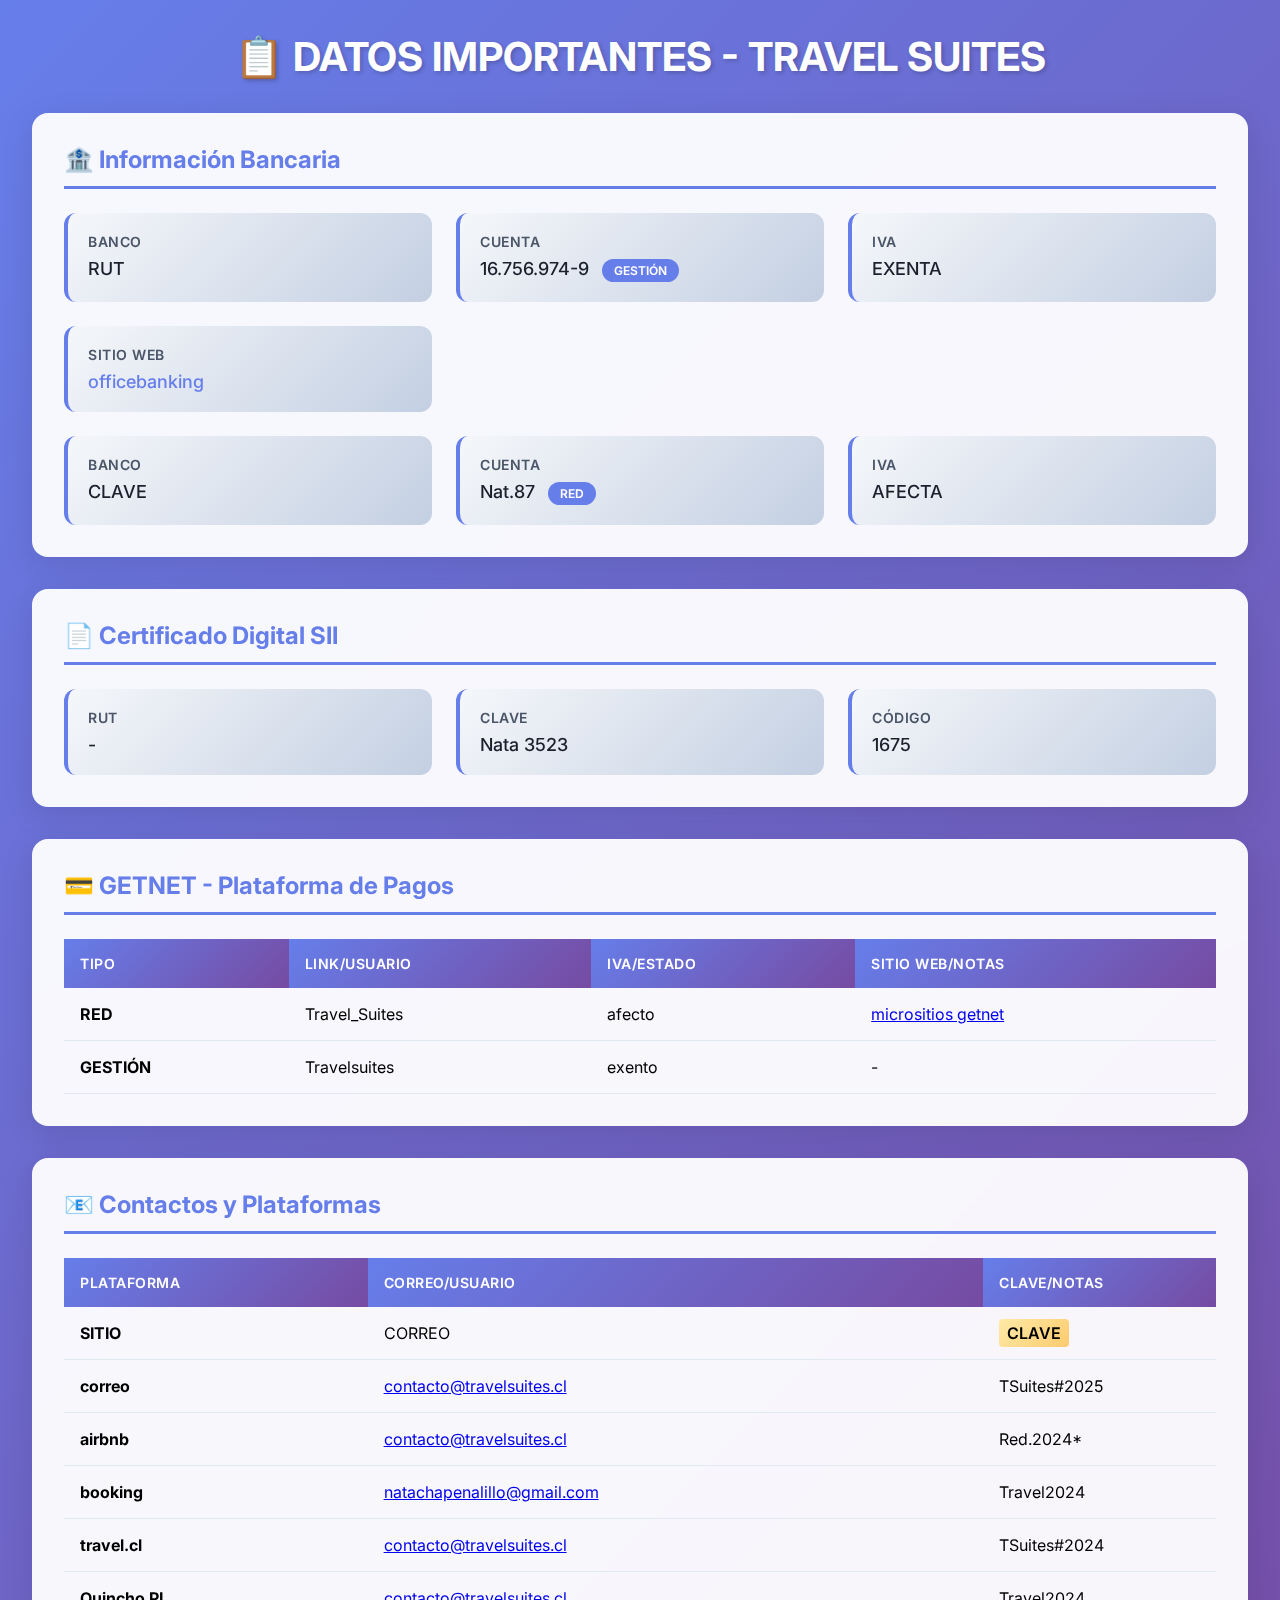
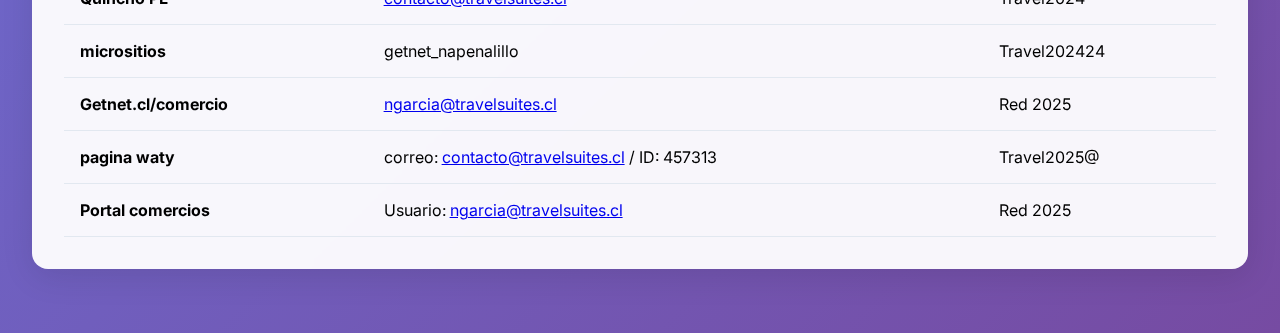
<file: datos-importantes.html>
<!DOCTYPE html>
<html lang="es">
<head>
    <meta charset="UTF-8">
    <meta name="viewport" content="width=device-width, initial-scale=1.0">
    <title>Datos Importantes - Travel Suites</title>
    <link href="https://fonts.googleapis.com/css2?family=Inter:wght@400;500;600;700&display=swap" rel="stylesheet">
    <style>
        * {
            margin: 0;
            padding: 0;
            box-sizing: border-box;
        }

        body {
            font-family: 'Inter', sans-serif;
            background: linear-gradient(135deg, #667eea 0%, #764ba2 100%);
            min-height: 100vh;
            padding: 2rem;
        }

        .container {
            max-width: 1400px;
            margin: 0 auto;
        }

        h1 {
            color: white;
            text-align: center;
            font-size: 2.5rem;
            margin-bottom: 2rem;
            text-shadow: 2px 2px 4px rgba(0,0,0,0.2);
        }

        .section {
            background: rgba(255, 255, 255, 0.95);
            backdrop-filter: blur(10px);
            border-radius: 16px;
            padding: 2rem;
            margin-bottom: 2rem;
            box-shadow: 0 8px 32px rgba(0,0,0,0.1);
            transition: transform 0.3s ease, box-shadow 0.3s ease;
        }

        .section:hover {
            transform: translateY(-4px);
            box-shadow: 0 12px 48px rgba(0,0,0,0.15);
        }

        .section-title {
            color: #667eea;
            font-size: 1.5rem;
            font-weight: 700;
            margin-bottom: 1.5rem;
            padding-bottom: 0.75rem;
            border-bottom: 3px solid #667eea;
        }

        .info-grid {
            display: grid;
            grid-template-columns: repeat(auto-fit, minmax(300px, 1fr));
            gap: 1.5rem;
        }

        .info-card {
            background: linear-gradient(135deg, #f5f7fa 0%, #c3cfe2 100%);
            padding: 1.25rem;
            border-radius: 12px;
            border-left: 4px solid #667eea;
            transition: all 0.3s ease;
        }

        .info-card:hover {
            border-left-width: 8px;
            transform: translateX(4px);
        }

        .info-label {
            font-weight: 600;
            color: #4a5568;
            font-size: 0.875rem;
            text-transform: uppercase;
            letter-spacing: 0.5px;
            margin-bottom: 0.5rem;
        }

        .info-value {
            color: #1a202c;
            font-size: 1.125rem;
            font-weight: 500;
            word-break: break-word;
        }

        .info-value a {
            color: #667eea;
            text-decoration: none;
            transition: color 0.3s ease;
        }

        .info-value a:hover {
            color: #764ba2;
            text-decoration: underline;
        }

        table {
            width: 100%;
            border-collapse: collapse;
            margin-top: 1rem;
        }

        th {
            background: linear-gradient(135deg, #667eea 0%, #764ba2 100%);
            color: white;
            padding: 1rem;
            text-align: left;
            font-weight: 600;
            font-size: 0.875rem;
            text-transform: uppercase;
            letter-spacing: 0.5px;
        }

        td {
            padding: 1rem;
            border-bottom: 1px solid #e2e8f0;
        }

        tr:hover {
            background: rgba(102, 126, 234, 0.05);
        }

        .badge {
            display: inline-block;
            padding: 0.25rem 0.75rem;
            background: #667eea;
            color: white;
            border-radius: 12px;
            font-size: 0.75rem;
            font-weight: 600;
            margin-left: 0.5rem;
        }

        .highlight {
            background: linear-gradient(135deg, #ffeaa7 0%, #fdcb6e 100%);
            padding: 0.25rem 0.5rem;
            border-radius: 4px;
            font-weight: 600;
        }

        @media (max-width: 768px) {
            h1 {
                font-size: 1.75rem;
            }
            
            .section {
                padding: 1.25rem;
            }
            
            .info-grid {
                grid-template-columns: 1fr;
            }
            
            table {
                font-size: 0.875rem;
            }
            
            th, td {
                padding: 0.75rem 0.5rem;
            }
        }
    </style>
</head>
<body>
    <div class="container">
        <h1>📋 DATOS IMPORTANTES - TRAVEL SUITES</h1>

        <!-- Sección Banco -->
        <div class="section">
            <h2 class="section-title">🏦 Información Bancaria</h2>
            <div class="info-grid">
                <div class="info-card">
                    <div class="info-label">Banco</div>
                    <div class="info-value">RUT</div>
                </div>
                <div class="info-card">
                    <div class="info-label">Cuenta</div>
                    <div class="info-value">16.756.974-9 <span class="badge">GESTIÓN</span></div>
                </div>
                <div class="info-card">
                    <div class="info-label">IVA</div>
                    <div class="info-value">EXENTA</div>
                </div>
                <div class="info-card">
                    <div class="info-label">Sitio Web</div>
                    <div class="info-value"><a href="https://officebanking.cl" target="_blank">officebanking</a></div>
                </div>
            </div>
            <div class="info-grid" style="margin-top: 1.5rem;">
                <div class="info-card">
                    <div class="info-label">Banco</div>
                    <div class="info-value">CLAVE</div>
                </div>
                <div class="info-card">
                    <div class="info-label">Cuenta</div>
                    <div class="info-value">Nat.87 <span class="badge">RED</span></div>
                </div>
                <div class="info-card">
                    <div class="info-label">IVA</div>
                    <div class="info-value">AFECTA</div>
                </div>
            </div>
        </div>

        <!-- Sección SII -->
        <div class="section">
            <h2 class="section-title">📄 Certificado Digital SII</h2>
            <div class="info-grid">
                <div class="info-card">
                    <div class="info-label">RUT</div>
                    <div class="info-value">-</div>
                </div>
                <div class="info-card">
                    <div class="info-label">Clave</div>
                    <div class="info-value">Nata 3523</div>
                </div>
                <div class="info-card">
                    <div class="info-label">Código</div>
                    <div class="info-value">1675</div>
                </div>
            </div>
        </div>

        <!-- Sección GETNET -->
        <div class="section">
            <h2 class="section-title">💳 GETNET - Plataforma de Pagos</h2>
            <table>
                <thead>
                    <tr>
                        <th>Tipo</th>
                        <th>Link/Usuario</th>
                        <th>IVA/Estado</th>
                        <th>Sitio Web/Notas</th>
                    </tr>
                </thead>
                <tbody>
                    <tr>
                        <td><strong>RED</strong></td>
                        <td>Travel_Suites</td>
                        <td>afecto</td>
                        <td><a href="https://micrositios.getnet.cl" target="_blank">micrositios getnet</a></td>
                    </tr>
                    <tr>
                        <td><strong>GESTIÓN</strong></td>
                        <td>Travelsuites</td>
                        <td>exento</td>
                        <td>-</td>
                    </tr>
                </tbody>
            </table>
        </div>

        <!-- Sección Contactos y Plataformas -->
        <div class="section">
            <h2 class="section-title">📧 Contactos y Plataformas</h2>
            <table>
                <thead>
                    <tr>
                        <th>Plataforma</th>
                        <th>Correo/Usuario</th>
                        <th>Clave/Notas</th>
                    </tr>
                </thead>
                <tbody>
                    <tr>
                        <td><strong>SITIO</strong></td>
                        <td>CORREO</td>
                        <td><span class="highlight">CLAVE</span></td>
                    </tr>
                    <tr>
                        <td><strong>correo</strong></td>
                        <td><a href="mailto:contacto@travelsuites.cl">contacto@travelsuites.cl</a></td>
                        <td>TSuites#2025</td>
                    </tr>
                    <tr>
                        <td><strong>airbnb</strong></td>
                        <td><a href="mailto:contacto@travelsuites.cl">contacto@travelsuites.cl</a></td>
                        <td>Red.2024*</td>
                    </tr>
                    <tr>
                        <td><strong>booking</strong></td>
                        <td><a href="mailto:natachapenalillo@gmail.com">natachapenalillo@gmail.com</a></td>
                        <td>Travel2024</td>
                    </tr>
                    <tr>
                        <td><strong>travel.cl</strong></td>
                        <td><a href="mailto:contacto@travelsuites.cl">contacto@travelsuites.cl</a></td>
                        <td>TSuites#2024</td>
                    </tr>
                    <tr>
                        <td><strong>Quincho PL</strong></td>
                        <td><a href="mailto:contacto@travelsuites.cl">contacto@travelsuites.cl</a></td>
                        <td>Travel2024</td>
                    </tr>
                    <tr>
                        <td><strong>micrositios</strong></td>
                        <td>getnet_napenalillo</td>
                        <td>Travel202424</td>
                    </tr>
                    <tr>
                        <td><strong>Getnet.cl/comercio</strong></td>
                        <td><a href="mailto:ngarcia@travelsuites.cl">ngarcia@travelsuites.cl</a></td>
                        <td>Red 2025</td>
                    </tr>
                    <tr>
                        <td><strong>pagina waty</strong></td>
                        <td>correo: <a href="mailto:contacto@travelsuites.cl">contacto@travelsuites.cl</a> / ID: 457313</td>
                        <td>Travel2025@</td>
                    </tr>
                    <tr>
                        <td><strong>Portal comercios</strong></td>
                        <td>Usuario: <a href="mailto:ngarcia@travelsuites.cl">ngarcia@travelsuites.cl</a></td>
                        <td>Red 2025</td>
                    </tr>
                </tbody>
            </table>
        </div>
    </div>
</body>
</html>
</file>
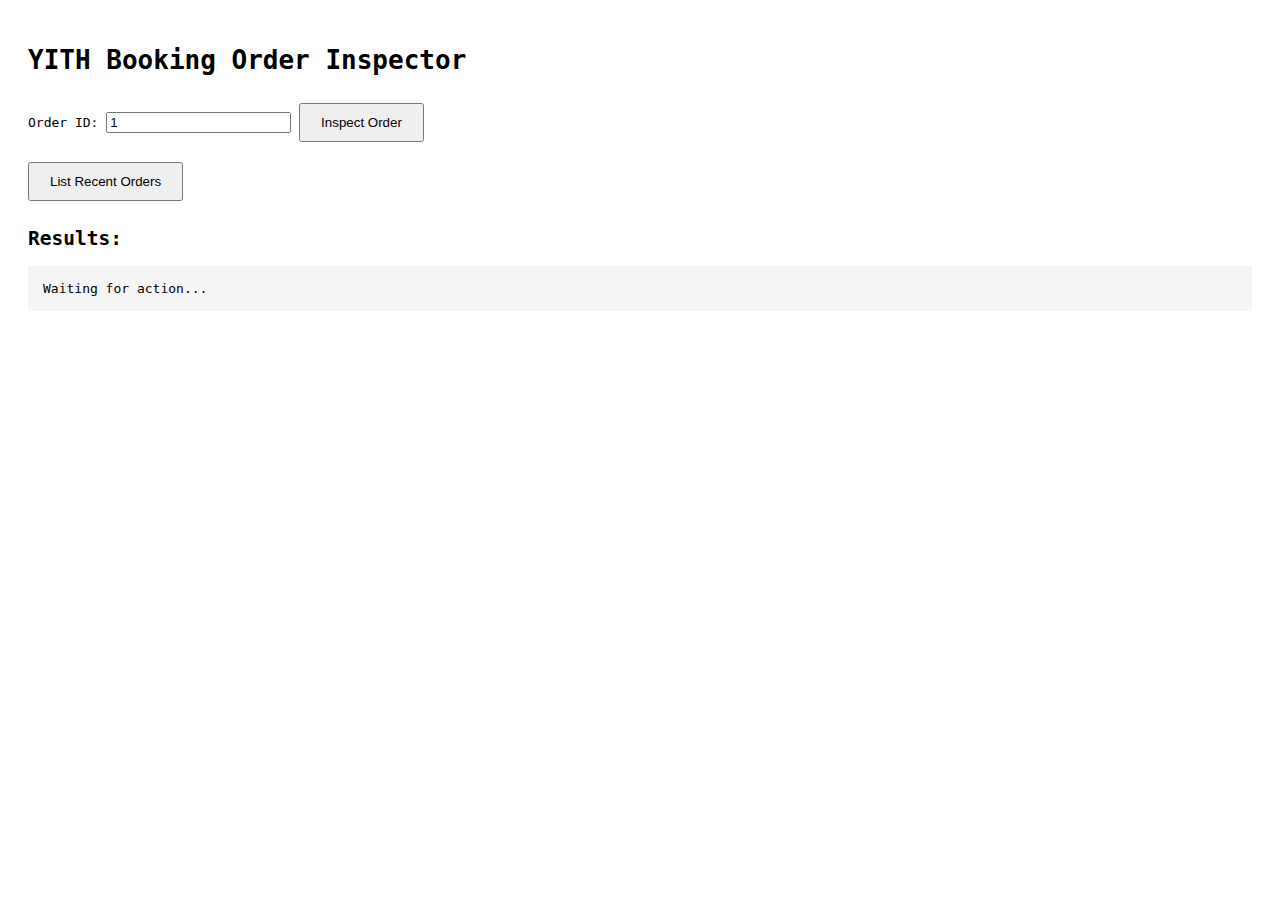
<file: inspect-orders.html>
<!DOCTYPE html>
<html>

<head>
    <title>YITH Booking Order Inspector</title>
    <style>
        body {
            font-family: monospace;
            padding: 20px;
        }

        button {
            padding: 10px 20px;
            margin: 10px 0;
        }

        pre {
            background: #f5f5f5;
            padding: 15px;
            overflow-x: auto;
        }

        .error {
            color: red;
        }

        .success {
            color: green;
        }
    </style>
</head>

<body>
    <h1>YITH Booking Order Inspector</h1>

    <div>
        <label>Order ID: <input type="number" id="orderId" value="1" /></label>
        <button onclick="inspectOrder()">Inspect Order</button>
    </div>

    <div>
        <button onclick="listRecentOrders()">List Recent Orders</button>
    </div>

    <h2>Results:</h2>
    <pre id="output">Waiting for action...</pre>

    <script>
        const API_BASE = 'https://travelsuites.cl/wp-json/wc/v3';

        // Estas son las credenciales que ya tienes
        const CONSUMER_KEY = 'ck_17efb8d2c990cff8ad90aabd24e1d3c05a1ab5e8';
        const CONSUMER_SECRET = 'cs_e1fb69c842c541384ee89cc5881ab37d6c876b2b';

        async function inspectOrder() {
            const orderId = document.getElementById('orderId').value;
            const output = document.getElementById('output');
            output.textContent = 'Loading...';

            try {
                const url = `${API_BASE}/orders/${orderId}?consumer_key=${CONSUMER_KEY}&consumer_secret=${CONSUMER_SECRET}`;
                const response = await fetch(url);
                const order = await response.json();

                if (response.ok) {
                    output.className = 'success';
                    output.textContent = '=== ORDER #' + orderId + ' ===\n\n';
                    output.textContent += 'Status: ' + order.status + '\n';
                    output.textContent += 'Date: ' + order.date_created + '\n\n';

                    output.textContent += '=== LINE ITEMS ===\n\n';
                    order.line_items.forEach((item, index) => {
                        output.textContent += `Item ${index + 1}: ${item.name}\n`;
                        output.textContent += `Product ID: ${item.product_id}\n`;
                        output.textContent += `Quantity: ${item.quantity}\n`;
                        output.textContent += `\nMETA DATA:\n`;

                        if (item.meta_data && item.meta_data.length > 0) {
                            item.meta_data.forEach(meta => {
                                output.textContent += `  ${meta.key}: ${JSON.stringify(meta.value)}\n`;
                            });
                        } else {
                            output.textContent += '  (No meta data)\n';
                        }
                        output.textContent += '\n---\n\n';
                    });

                    output.textContent += '\n\n=== FULL JSON ===\n';
                    output.textContent += JSON.stringify(order, null, 2);
                } else {
                    output.className = 'error';
                    output.textContent = 'Error: ' + JSON.stringify(order, null, 2);
                }
            } catch (error) {
                output.className = 'error';
                output.textContent = 'Error: ' + error.message;
            }
        }

        async function listRecentOrders() {
            const output = document.getElementById('output');
            output.textContent = 'Loading recent orders...';

            try {
                const url = `${API_BASE}/orders?consumer_key=${CONSUMER_KEY}&consumer_secret=${CONSUMER_SECRET}&per_page=10&orderby=date&order=desc`;
                const response = await fetch(url);
                const orders = await response.json();

                if (response.ok) {
                    output.className = 'success';
                    output.textContent = '=== RECENT ORDERS ===\n\n';

                    orders.forEach(order => {
                        output.textContent += `Order #${order.id} - ${order.status}\n`;
                        output.textContent += `Date: ${order.date_created}\n`;
                        output.textContent += `Customer: ${order.billing.first_name} ${order.billing.last_name}\n`;
                        output.textContent += `Items: ${order.line_items.length}\n`;

                        // Check if has booking meta
                        const hasBookingMeta = order.line_items.some(item =>
                            item.meta_data && item.meta_data.some(meta =>
                                meta.key.includes('booking') || meta.key.includes('yith')
                            )
                        );
                        output.textContent += `Has Booking Meta: ${hasBookingMeta ? 'YES ✓' : 'NO'}\n`;
                        output.textContent += '\n---\n\n';
                    });
                } else {
                    output.className = 'error';
                    output.textContent = 'Error: ' + JSON.stringify(orders, null, 2);
                }
            } catch (error) {
                output.className = 'error';
                output.textContent = 'Error: ' + error.message;
            }
        }
    </script>
</body>

</html>
</file>
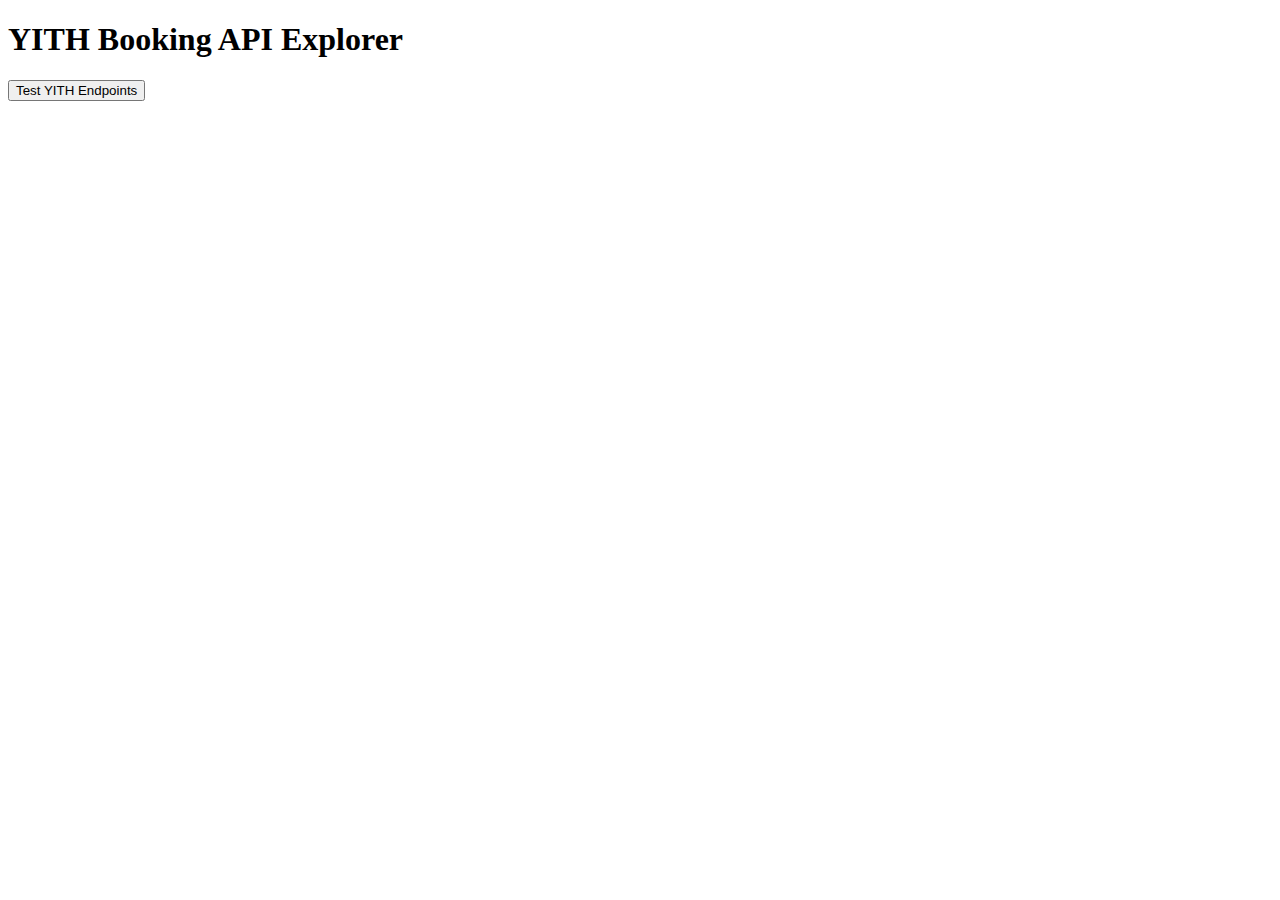
<file: test-yith-api.html>
<!DOCTYPE html>
<html>

<head>
    <title>YITH Booking API Tester</title>
</head>

<body>
    <h1>YITH Booking API Explorer</h1>
    <button onclick="testEndpoints()">Test YITH Endpoints</button>
    <pre id="output"></pre>

    <script>
        async function testEndpoints() {
            const output = document.getElementById('output');
            output.textContent = 'Testing...\n\n';

            const endpoints = [
                '/wp-json/yith-booking/v1',
                '/wp-json/yith-booking/v1/bookings',
                '/wp-json/yith-booking/v1/booking',
                '/wp-json/wc/v3/bookings',
                '/wp-json/wc/v3/yith-booking',
            ];

            for (const endpoint of endpoints) {
                try {
                    const url = `https://travelsuites.cl${endpoint}`;
                    output.textContent += `Testing: ${endpoint}\n`;

                    const response = await fetch(url);
                    const data = await response.json();

                    output.textContent += `Status: ${response.status}\n`;
                    output.textContent += `Response: ${JSON.stringify(data, null, 2)}\n\n`;
                } catch (error) {
                    output.textContent += `Error: ${error.message}\n\n`;
                }
            }
        }
    </script>
</body>

</html>
</file>
